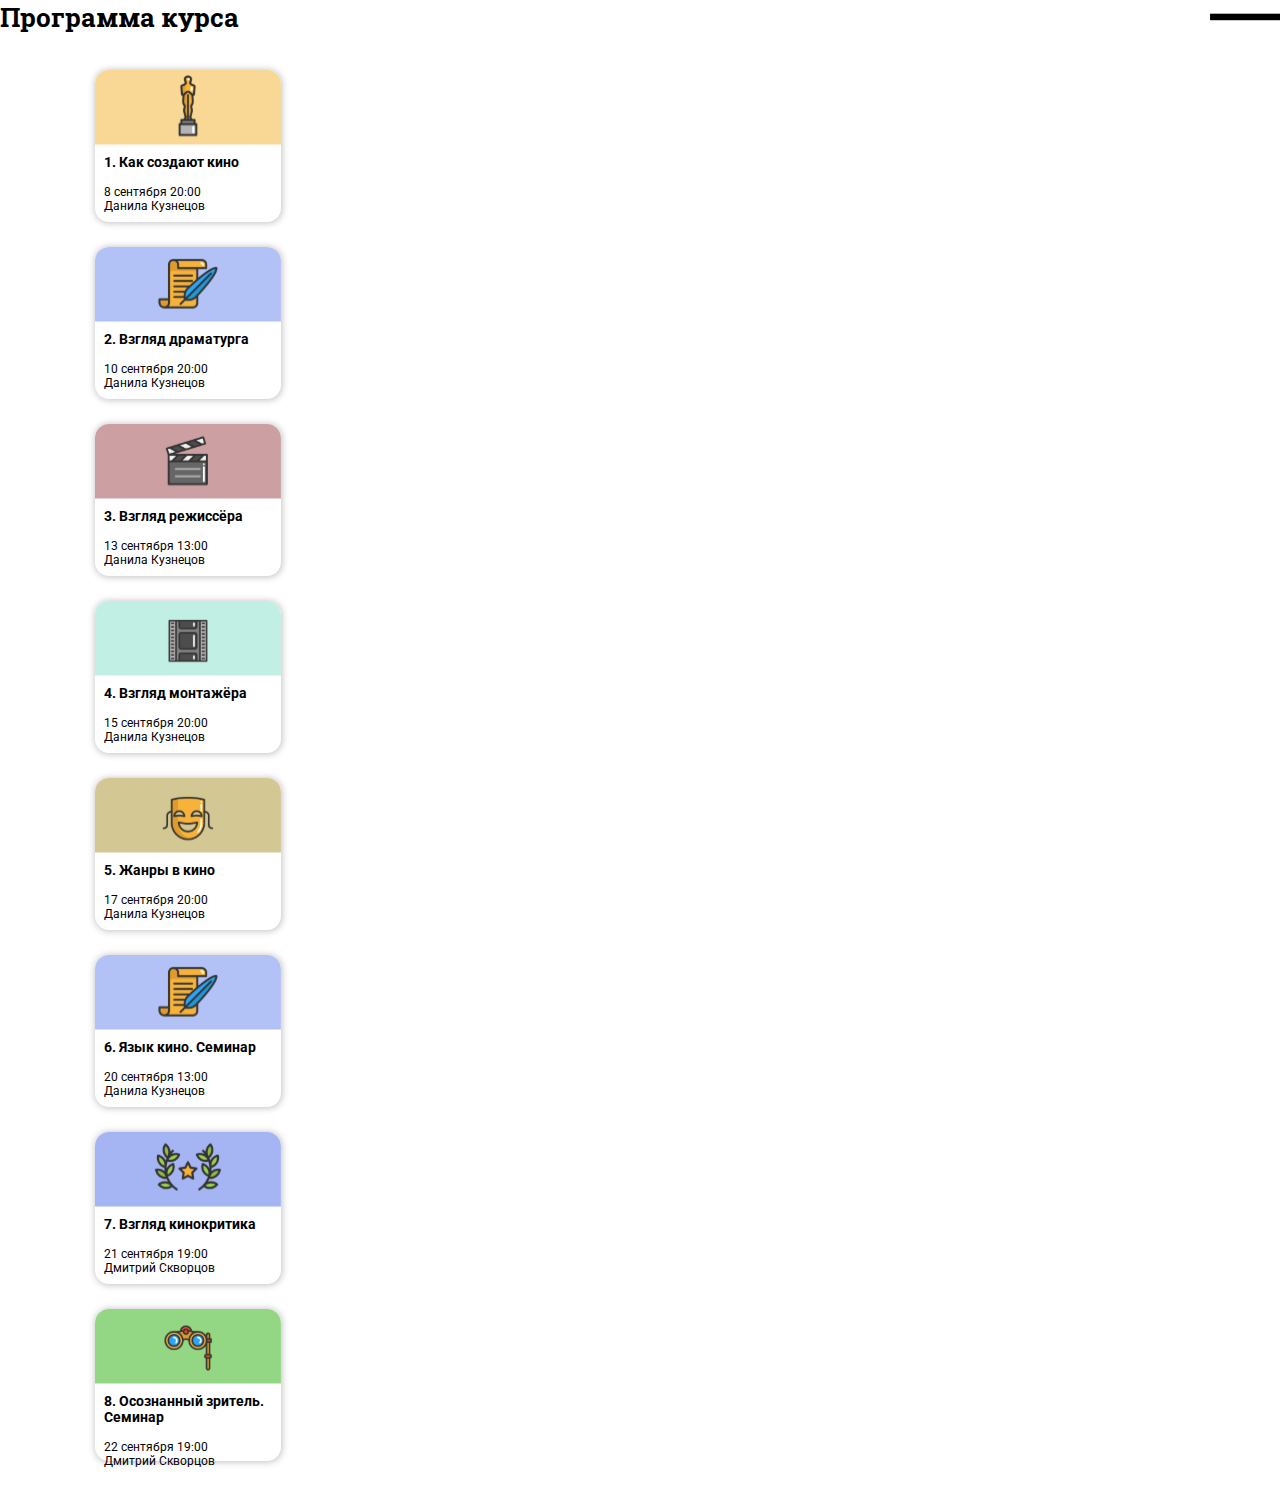
<file: progcourse.html>
<!DOCTYPE html>
<html lang="en">
<head>
    <meta charset="UTF-8">
    <meta name="viewport" content="width=device-width, initial-scale=1.0">
    <title>Document</title>
    <link rel="stylesheet" href="progcourse.css">
</head>
<body>
    <div class="conteiner-course">
        <section class="name-programme">
            <h1 class="course-programme">
                Программа курса
            </h1>
            <img class="picturecourse" src="images/blackline.svg">
        </section>
        <section class="days-schedule">
            <section class="tablets">
                <section class="icon">
                    <img class="picturecourse" src="images/yellow.svg">
                    <h3 class="days">1. Как создают кино</h3>
                    <p class="date-name">8 сентября 20:00 <br>Данила Кузнецов</p>
                </section>
                <section class="icon">
                    <img class="picturecourse" src="images/lightpurple.svg">
                    <h3 class="days">2. Взгляд драматурга </h3>
                    <p class="date-name">10 сентября 20:00 <br> Данила Кузнецов</p>
                </section>
                <section class="icon">
                    <img class="picturecourse" src="images/salmon.svg">
                    <h3 class="days">3. Взгляд режиссёра</h3>
                    <p class="date-name">13 сентября 13:00<br>Данила Кузнецов</p>
                </section>
                <section class="icon">
                    <img class="picturecourse" src="images/lightgreen.svg">
                    <h3 class="days">4. Взгляд монтажёра</h3>
                    <p class="date-name">15 сентября 20:00<br>Данила Кузнецов</p>
                </section>
                <section class="icon">
                    <img class="picturecourse" src="images/mustard.svg">
                    <h3 class="days">5. Жанры в кино</h3>
                    <p class="date-name">17 сентября 20:00<br>Данила Кузнецов</p>
                </section>
                <section class="icon">
                    <img class="picturecourse" src="images/blue.svg">
                    <h3 class="days">6. Язык кино. Семинар</h3>
                    <p class="date-name">20 сентября 13:00<br>Данила Кузнецов</p>
                </section>
                <section class="icon">
                    <img class="picturecourse" src="images/purple.svg">
                    <h3 class="days">7. Взгляд кинокритика</h3>
                    <p class="date-name">21 сентября 19:00<br>Дмитрий Скворцов</p>
                </section>
                <section class="icon">
                    <img class="picturecourse" src="images/green.svg">
                    <h3 class="days">8. Осознанный зритель. <br>Семинар</h3>
                    <p class="date-name">22 сентября 19:00<br>Дмитрий Скворцов</p>
                </section>
            </section>
        </section>
    </div>
    
    <!-- <div class="course-authors">
        <h1 class="course-authors-head">
            Авторы курса
        </h1>
        <section class="about-author">
            <section class="author-head">
                <img class="author-picture" src="images/Данила Кузнецов 1.svg">
                <section class="author-description">
                    <h2 class="author-name">
                        Данила Кузнецов
                    </h2>
                    <p class="author-profession">
                        режиссёр, историк кино
                    </p>
                </section>
            </section>
            <section class="author-biography">
                    <p class="author-facts">
                        Читает лекции и курсы в РАНХиГС. Занимается режиссированием и монтажом документальных фильмов. Член Союза кинематографистов РФ. <br>
                        Окончил МГУ им. Ломоносова (исторический факультет), аспирантуру института востоковедения РАН, Высшие курсы сценаристов и режиссёров.
                    </p>
            </section>
        </section>
    </div> -->
</body>
</html>
</file>
<file: progcourse.css>
@import url('https://fonts.googleapis.com/css2?family=Roboto+Slab:wght@400;500;600&display=swap');
@import url('https://fonts.googleapis.com/css2?family=Roboto+Slab:wght@400;500;600&family=Roboto:wght@300;400&display=swap');

body {
    margin: 0px;
}

.conteiner-course {
    font-family: Roboto Slab;
    margin: 0px;
    /* background-color: aquamarine; */
    min-width: 375px;
    /* max-width: 875px; */
}

.name-programme {
    display: flex;
    justify-content: space-between;
    margin: 0px;
}

.course-programme {
    font-family: Roboto Slab;
    font-size: 26px;
    margin: 0px;
}

.days-schedule {
    /* display: flex; */
    /* justify-content: center; */
    padding-left: 95px;
    padding-right: 94.08px;
    padding-top: 35.66px;
    padding-bottom: 74.16;

}       

.tablets {
    font-family: Roboto;
    width: 186px;

}

.icon {
    /* box-sizing: padding-box; */
    width: 185.92px;
    height: 152.84px;
    left: 95px;
    background: #FFFFFF;
    box-shadow: 0.465972px 0.465972px 6.98958px rgba(0, 0, 0, 0.25);
    border-radius: 13.9792px;
    margin: 0px 0px 24.16px;
}

.picturecourse {
    margin: 0px;
}

.days {
    display: inline-block;
    font-family: Roboto;
    font-size: 14px;
    width: 170.08px;
    /* height: 18.17px; */
    padding-top: 5.13px;
    padding-right: 6.52px;
    padding-bottom: 14.91px;
    padding-left: 9.36px;
    margin: 0px;
}

.date-name {
    box-sizing: content-box;
    display: inline-block;
    font-size: 12px;
    width: 170.08px;
    height: 29.36px;
    padding-top: 0px;
    padding-right: 6.99px;
    padding-bottom: 10.72px;
    padding-left: 8.85px;
    margin: 0px;
}
</file>
